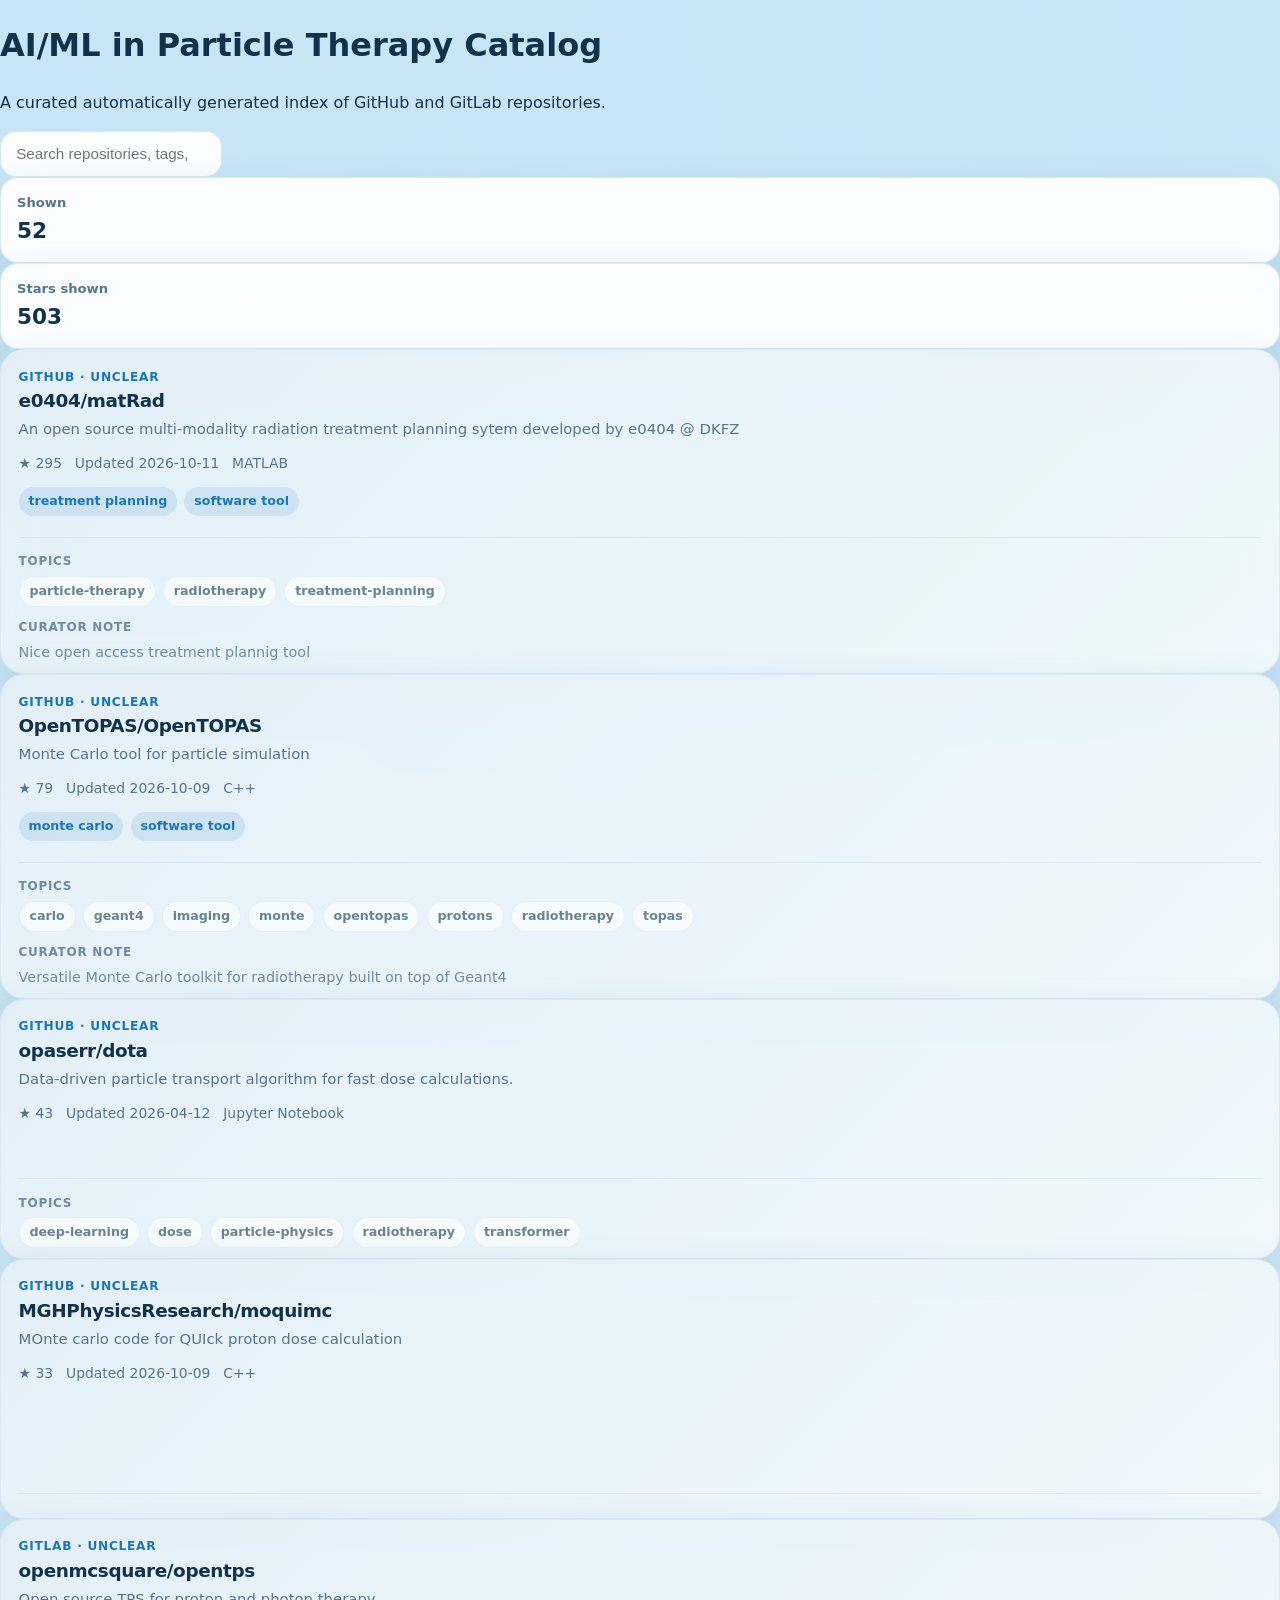
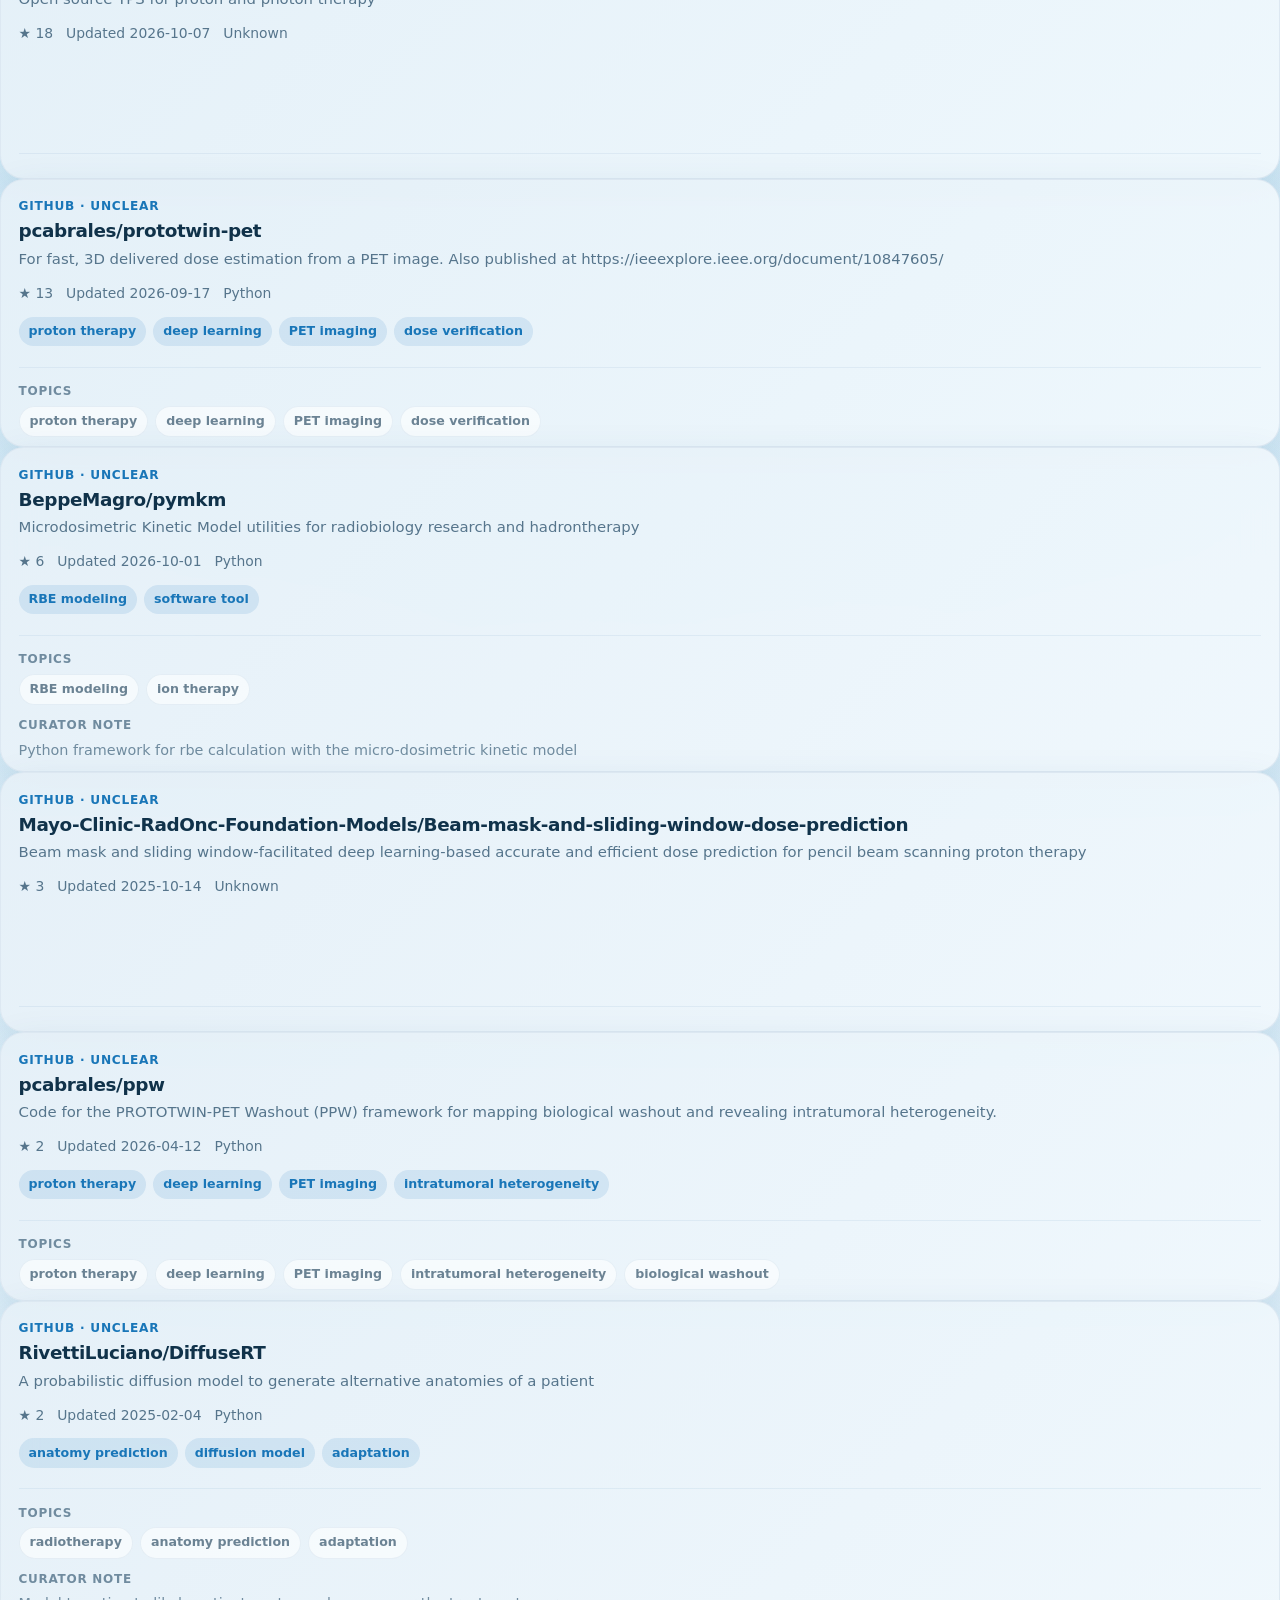
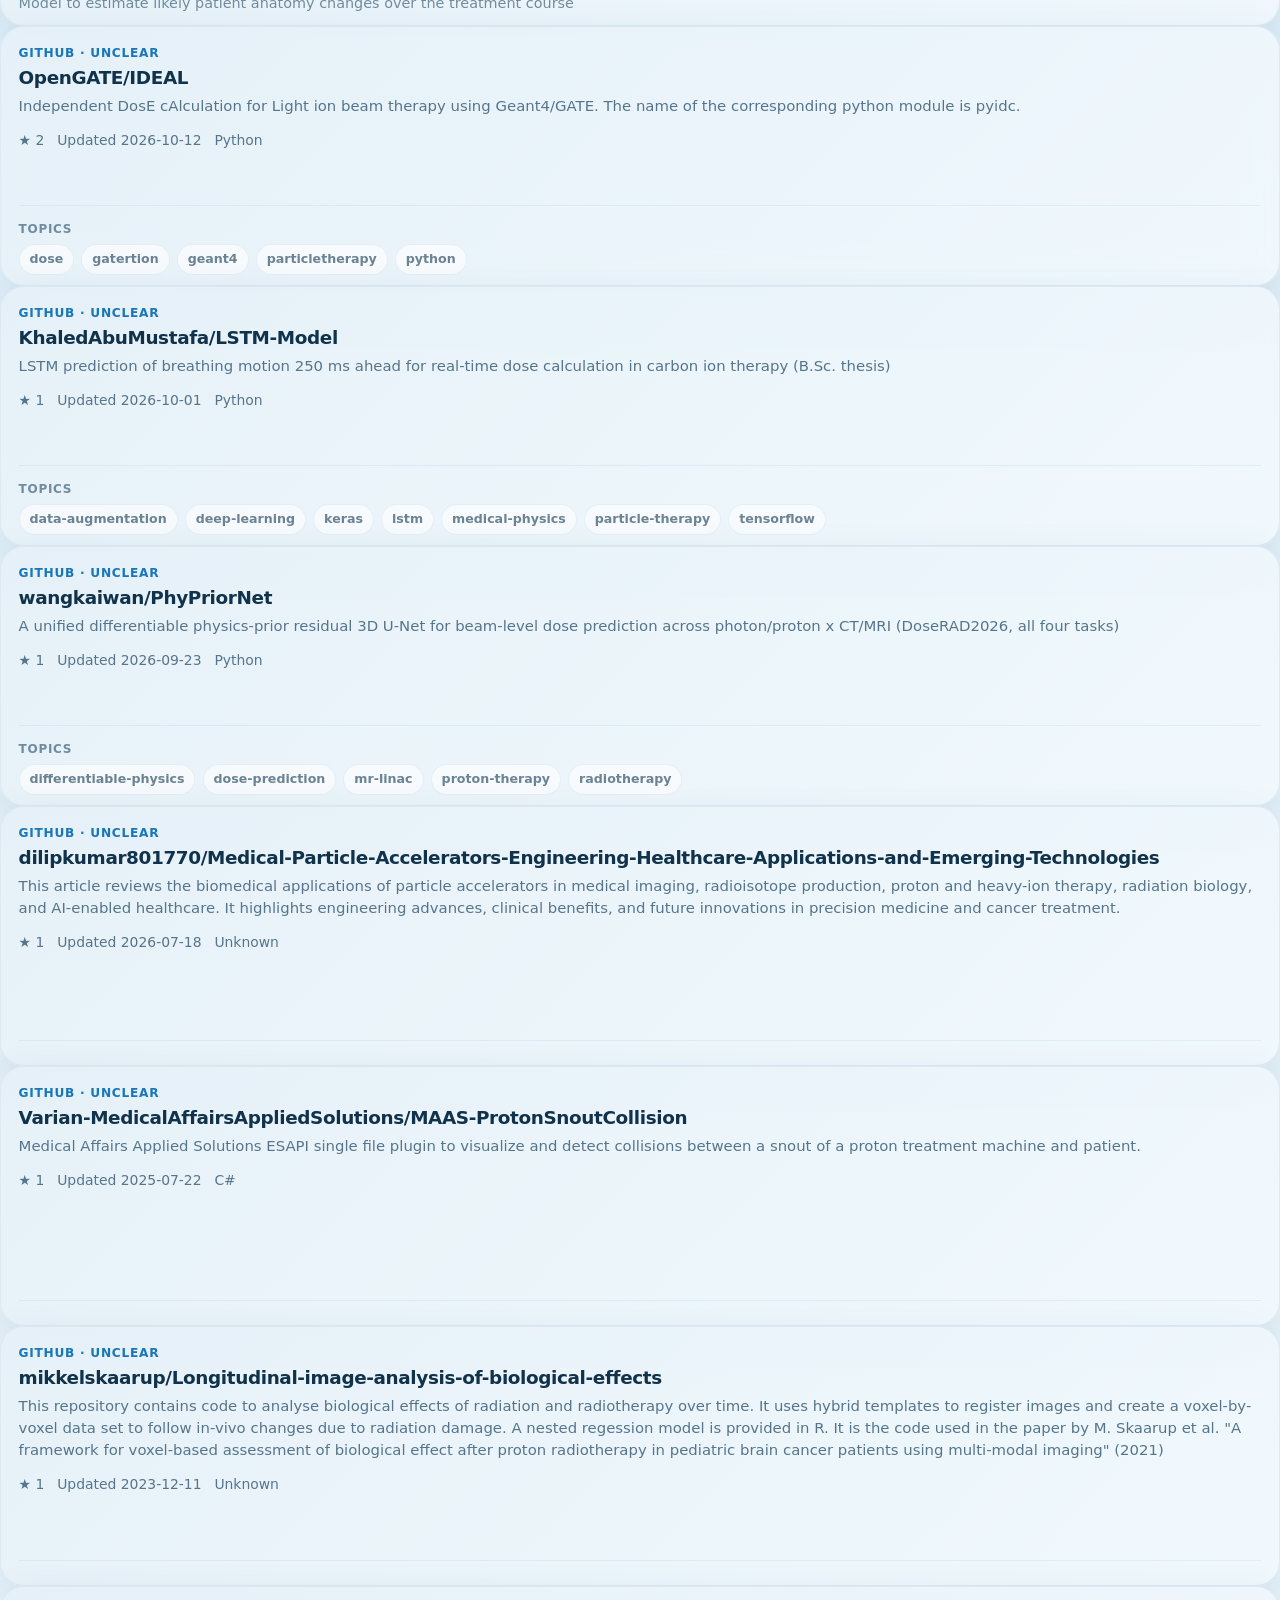
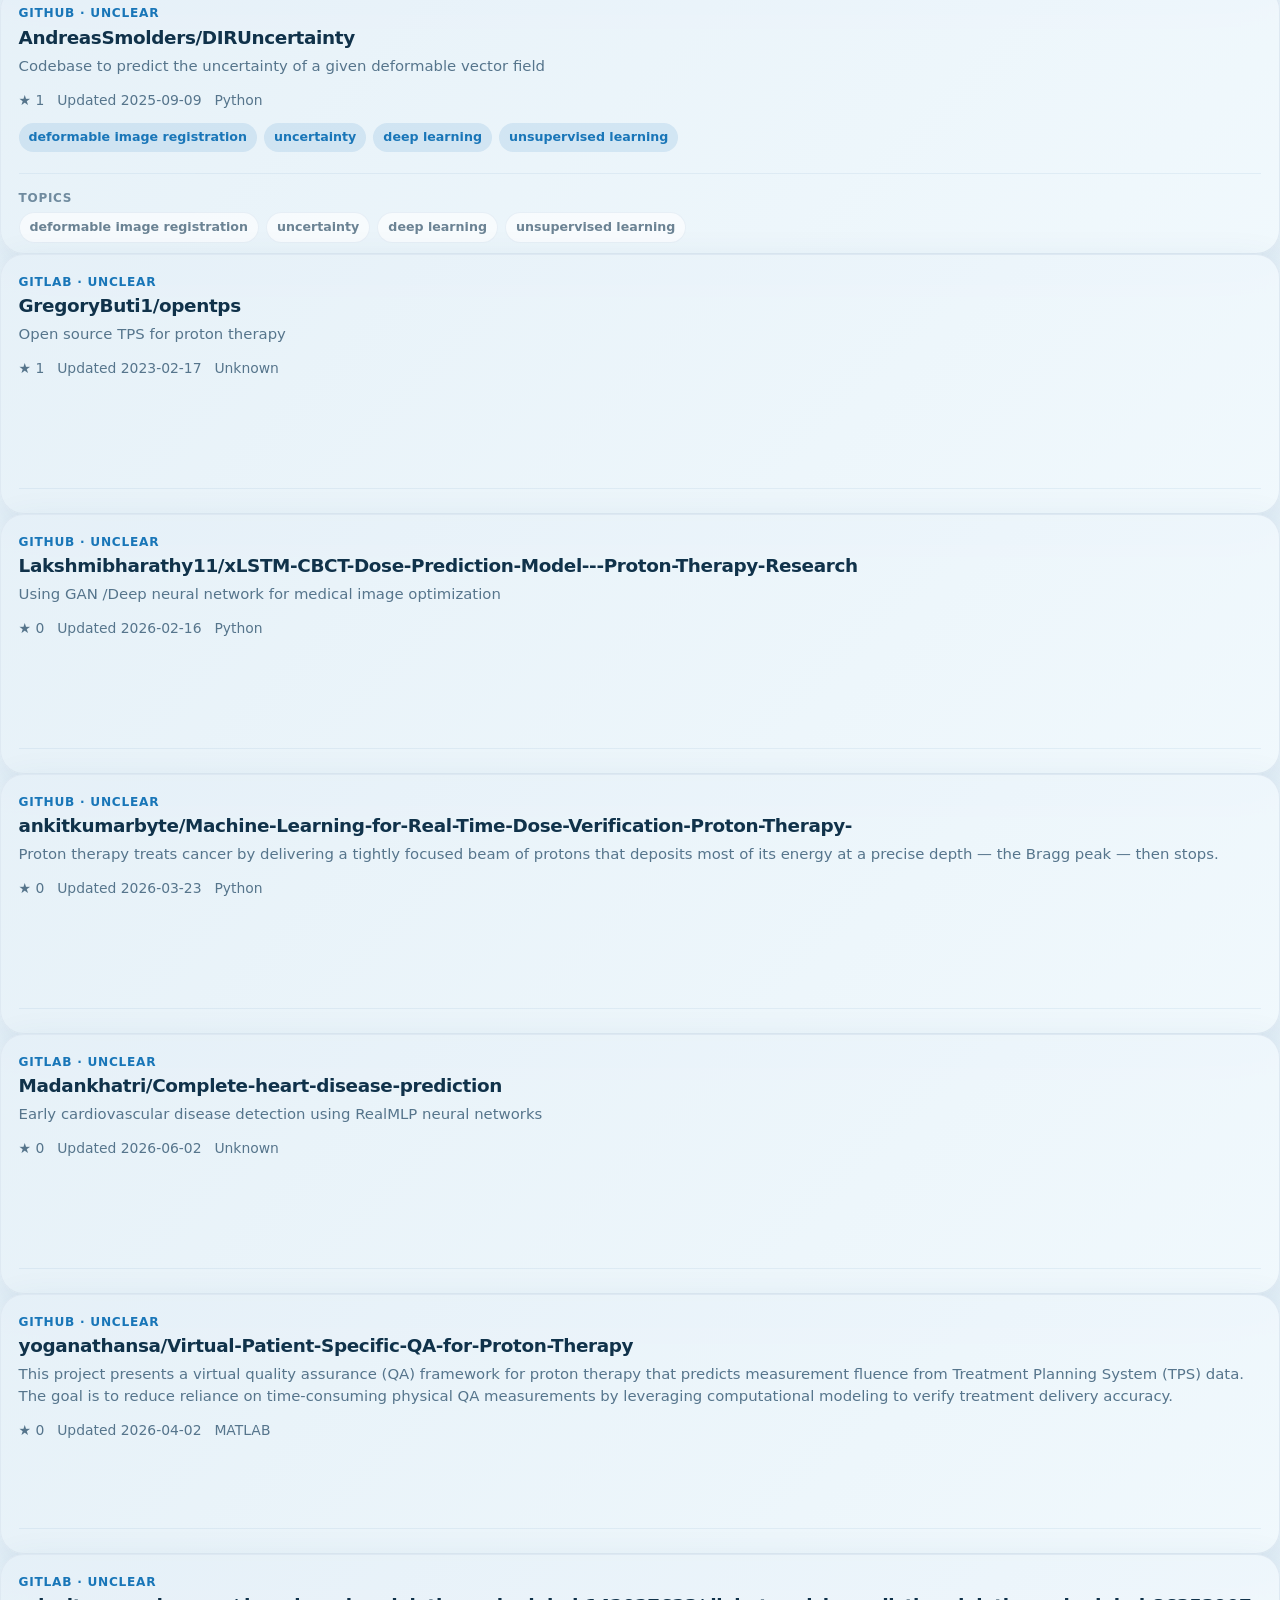
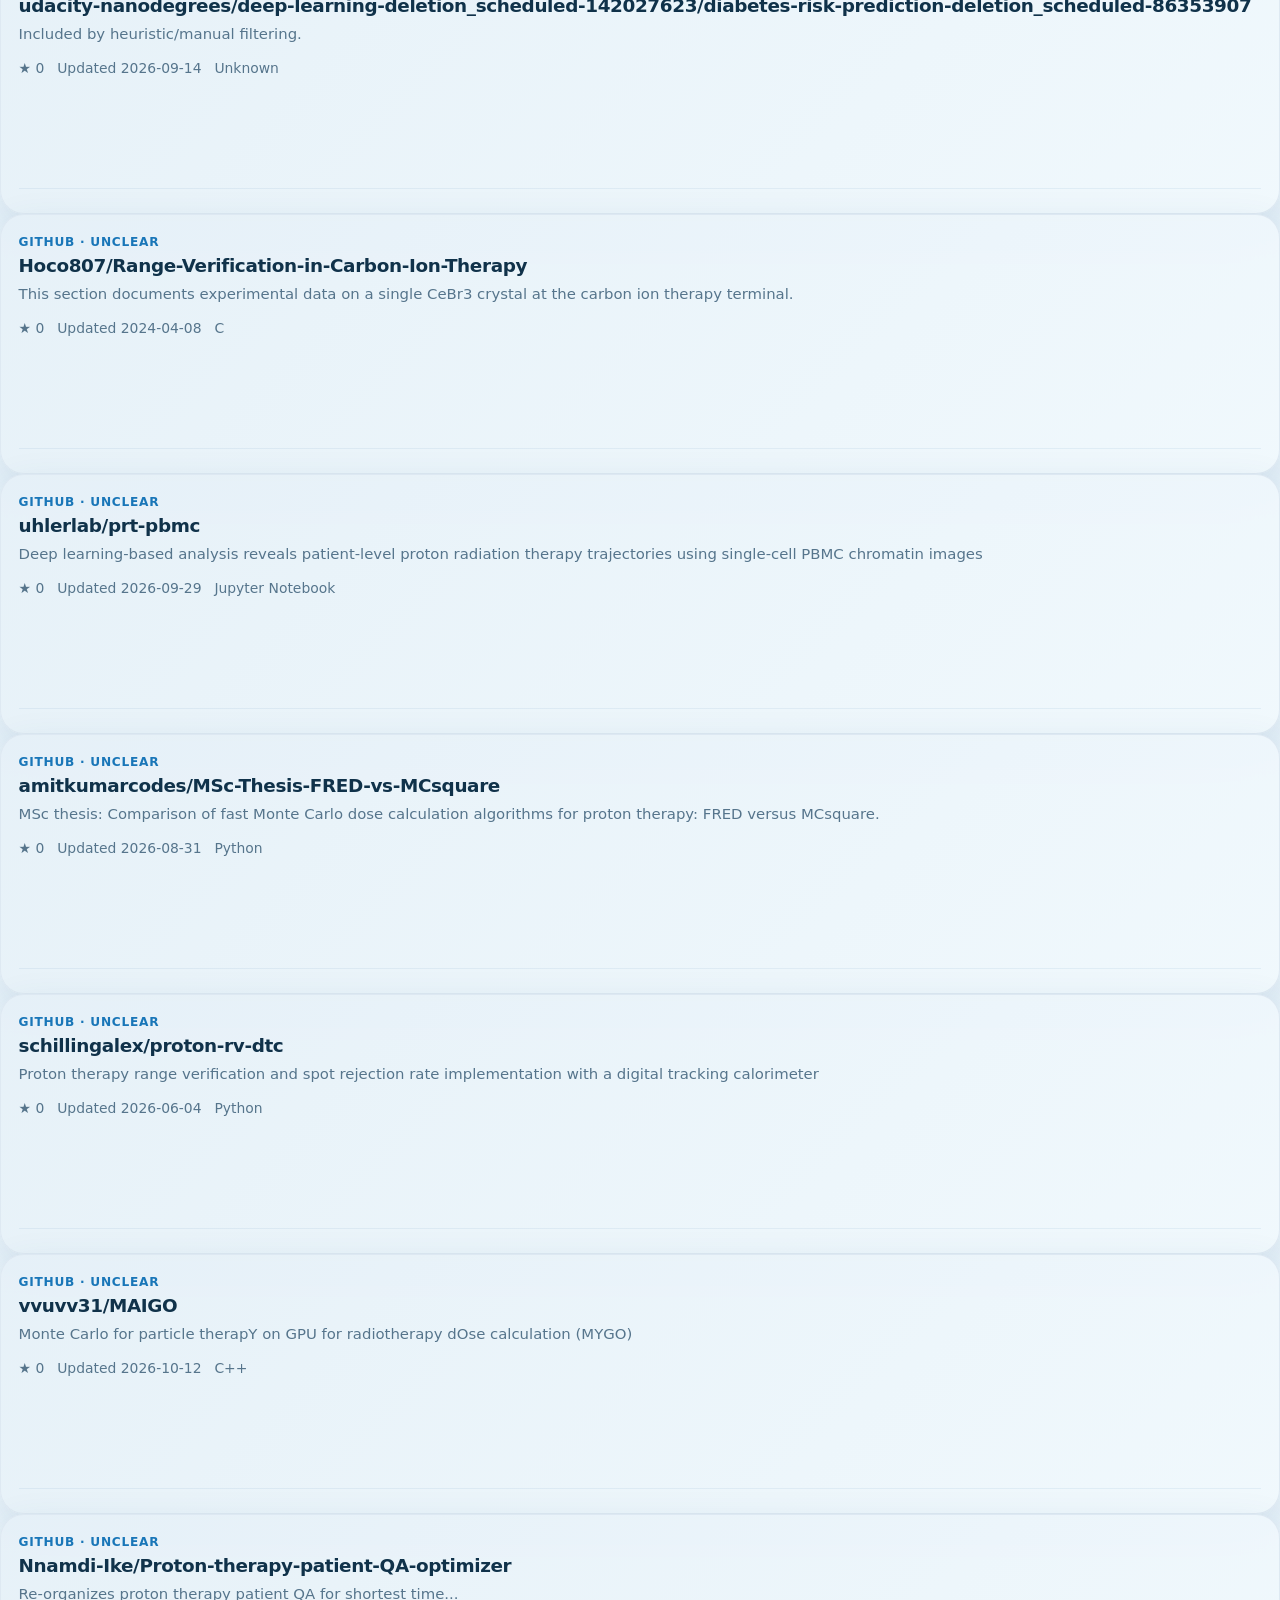
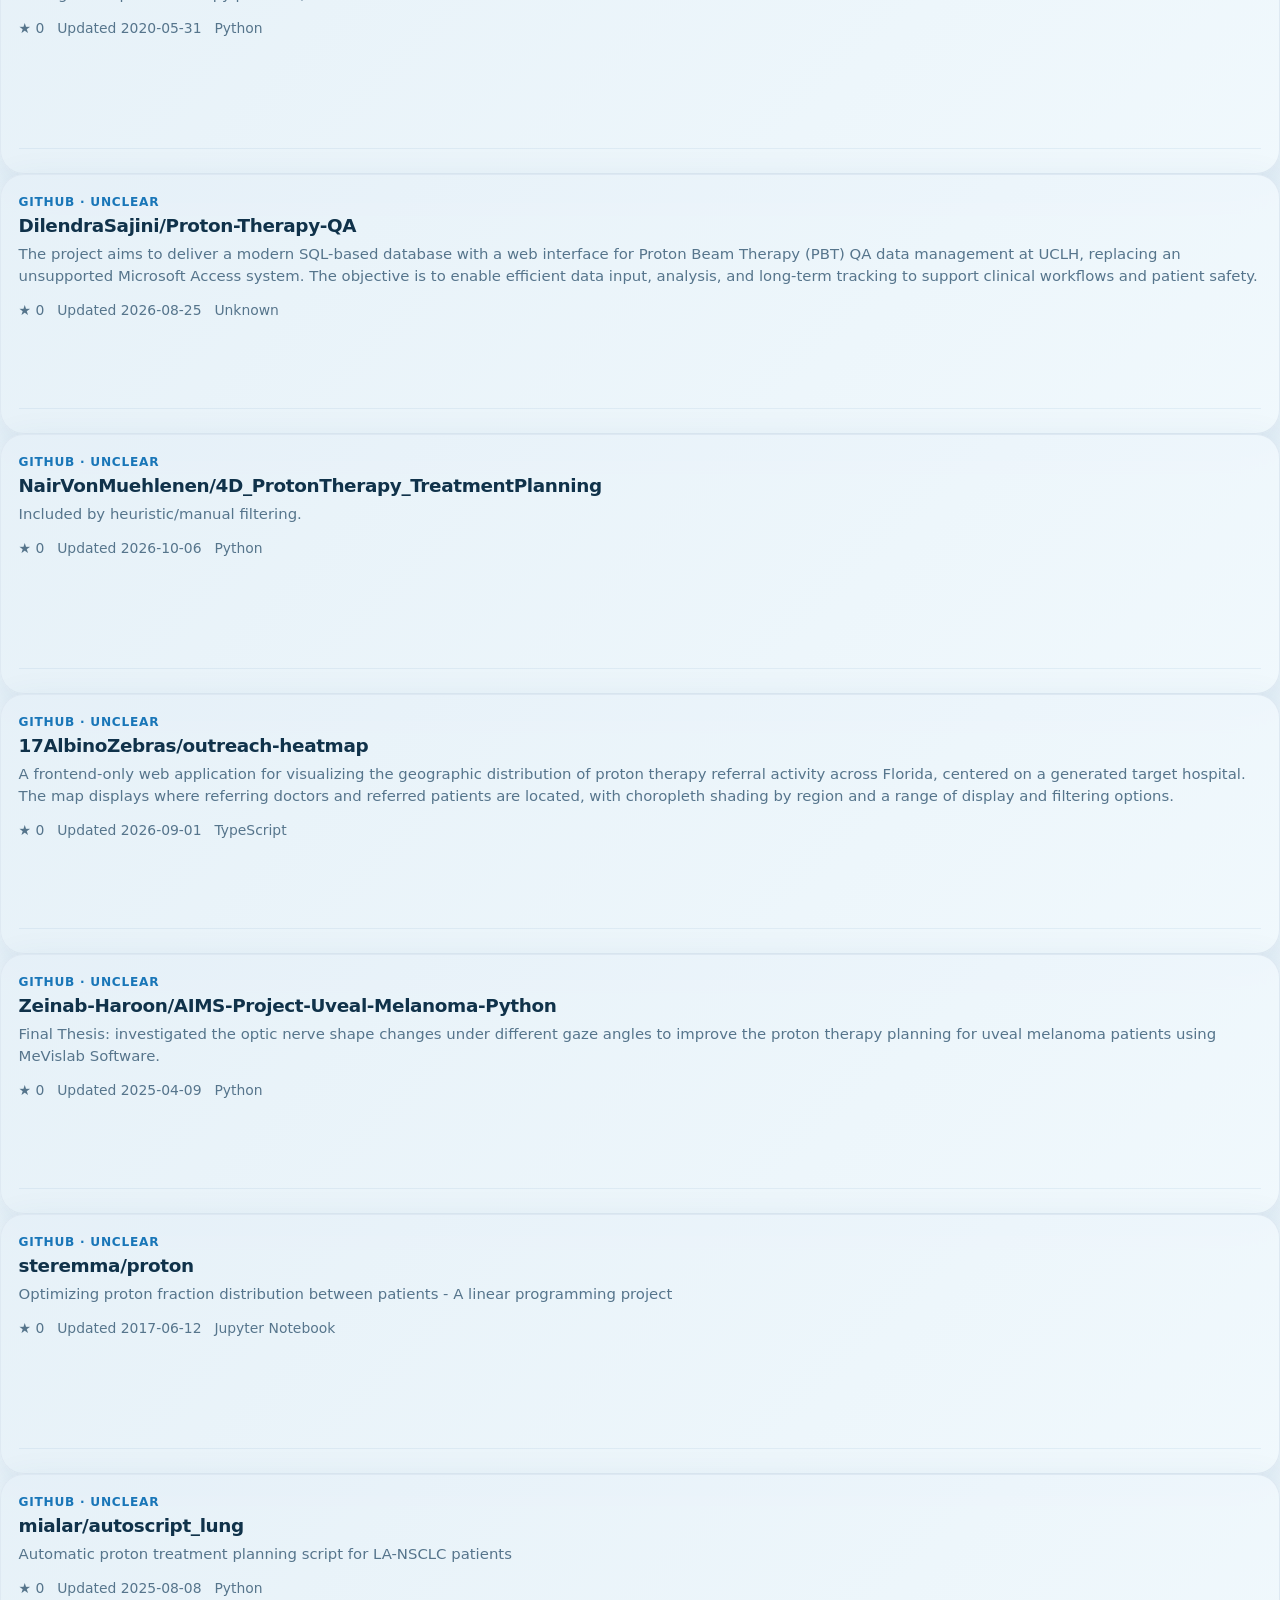
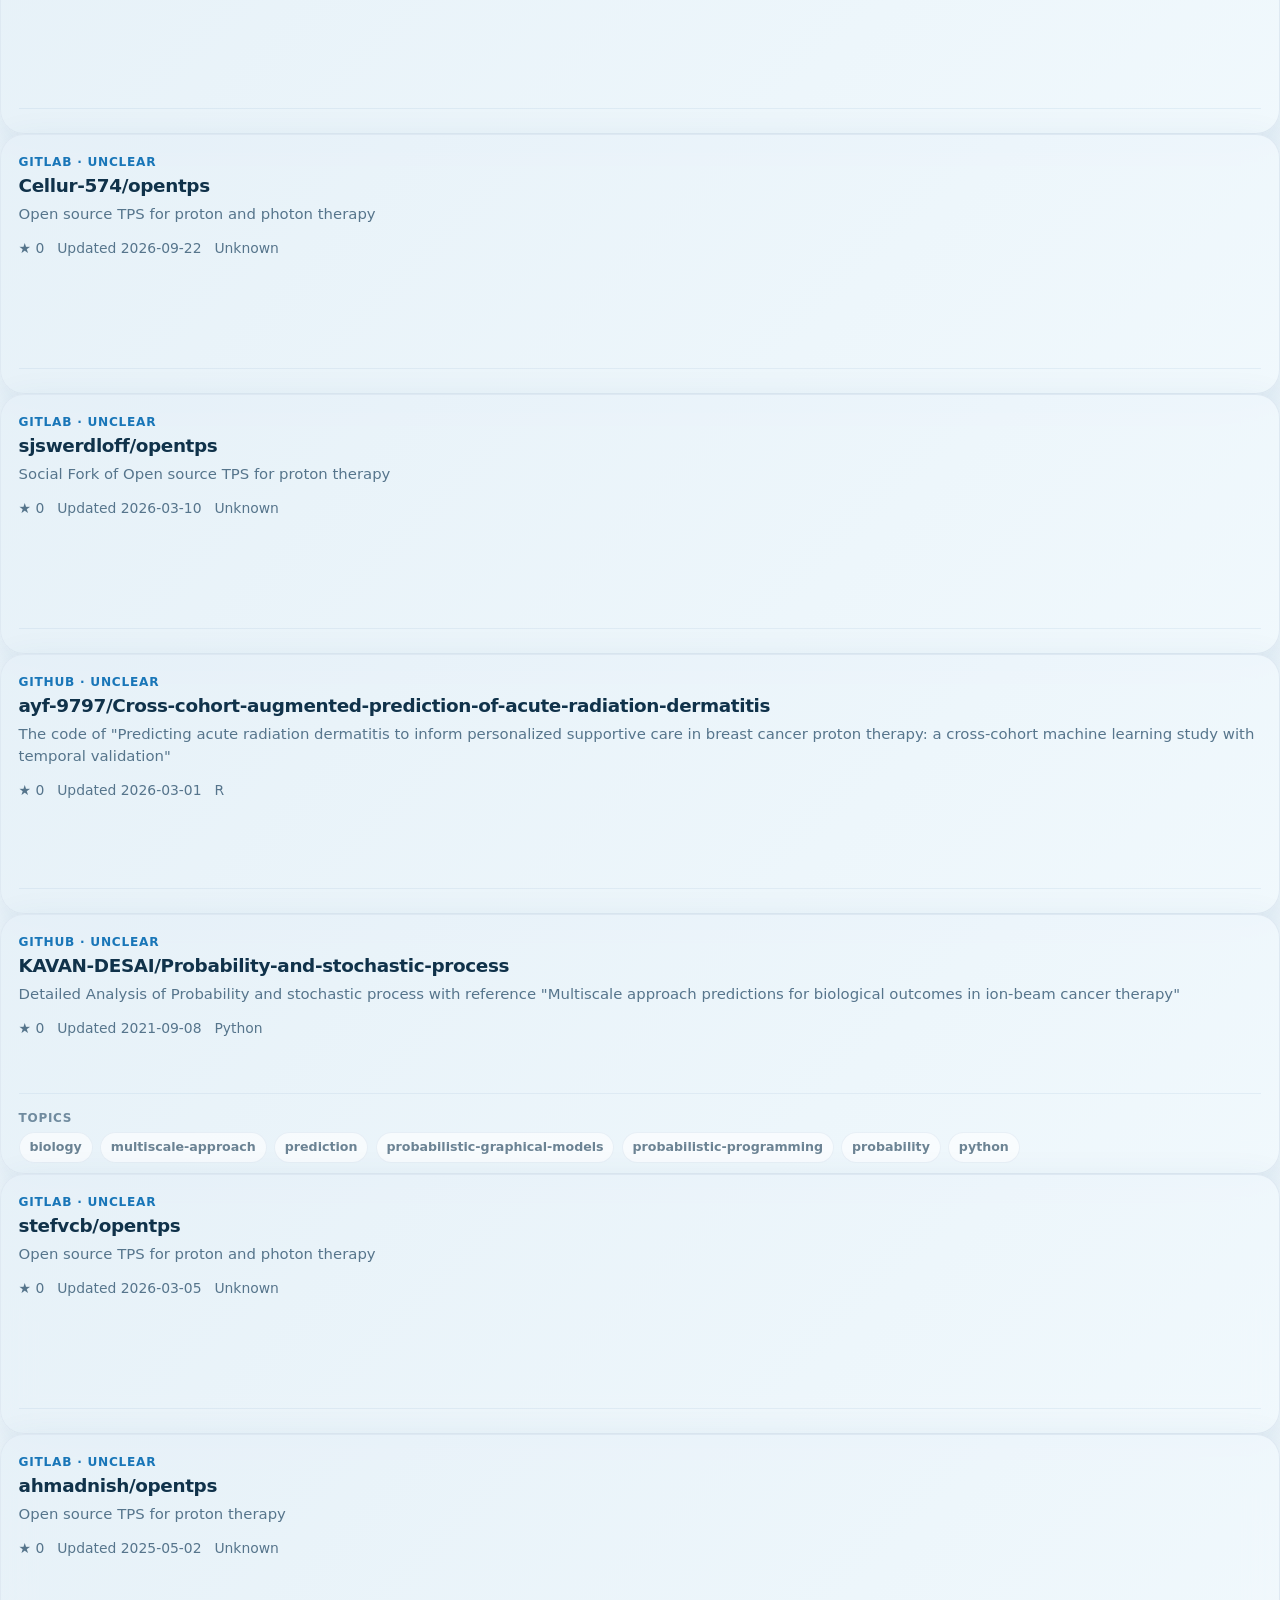
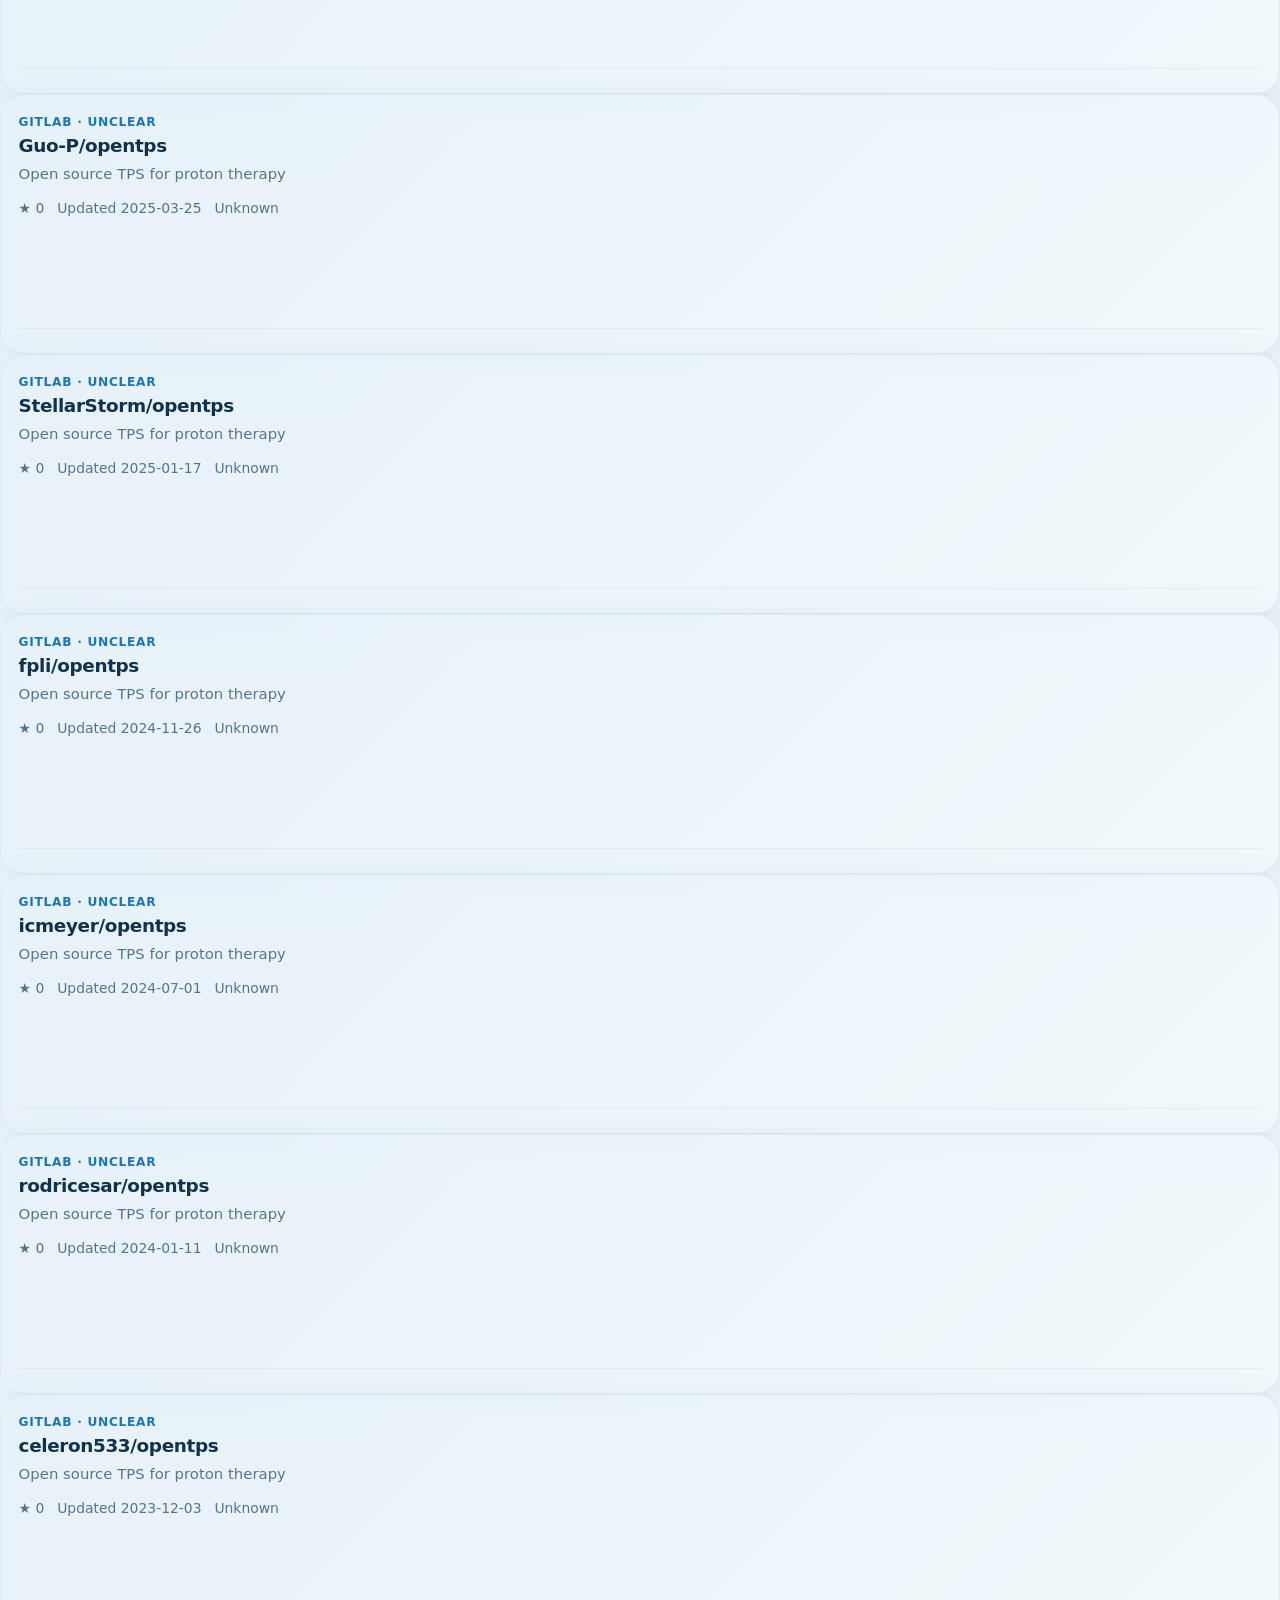
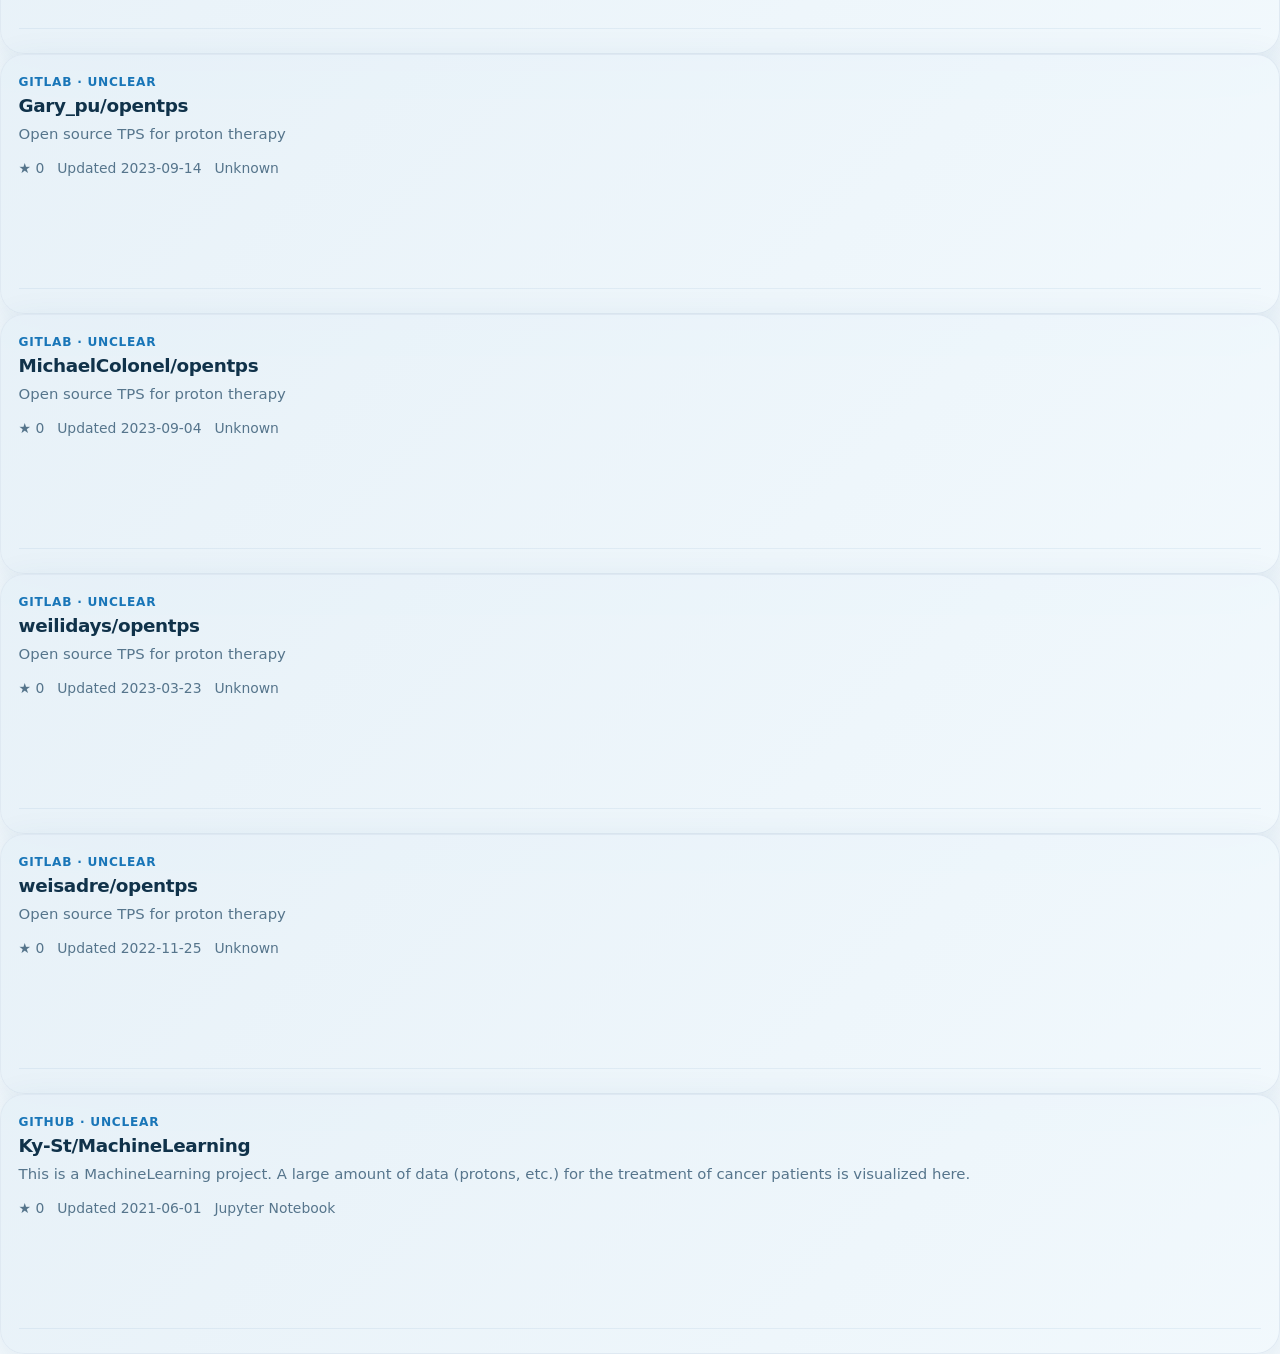
<file: site/inex.html>
<!doctype html>
<html lang="en">
<head>
  <meta charset="utf-8">
  <meta name="viewport" content="width=device-width,initial-scale=1">
  <title>AI/ML in Particle Therapy Catalog</title>
  <link rel="stylesheet" href="styles.css">
</head>
<body>
  <main class="container">
    <h1>AI/ML in Particle Therapy Catalog</h1>
    <p>A curated automatically generated index of GitHub and GitLab repositories.</p>

    <input id="search" type="search" placeholder="Search repositories, tags, categories...">

    <div id="stats"></div>
    <div id="results"></div>
  </main>

  <script src="app.js"></script>
</body>
</html>
</file>
<file: site/styles.css>
* { box-sizing: border-box; }

:root {
  --bg-0: #f3f9fd;
  --bg-1: #eaf4fb;
  --surface: rgba(255, 255, 255, 0.78);
  --surface-strong: rgba(255, 255, 255, 0.92);
  --border: rgba(80, 132, 180, 0.18);
  --text: #10324a;
  --muted: #56758c;
  --primary: #1976b8;
  --primary-2: #2f94d1;
  --shadow: 0 14px 40px rgba(19, 83, 126, 0.12);
  --shadow-strong: 0 22px 54px rgba(19, 83, 126, 0.18);
  --card-bg: linear-gradient(135deg, rgba(22, 118, 184, 0.10), rgba(121, 191, 232, 0.10));
}

html, body {
  margin: 0;
  padding: 0;
  font-family: Inter, ui-sans-serif, system-ui, -apple-system, BlinkMacSystemFont, "Segoe UI", sans-serif;
  color: var(--text);
  background:
    radial-gradient(circle at top left, rgba(151, 211, 241, 0.35), transparent 34%),
    radial-gradient(circle at top right, rgba(92, 171, 219, 0.18), transparent 26%),
    linear-gradient(180deg, var(--bg-0), var(--bg-1) 48%, #f8fcff);
}

body { line-height: 1.5; }
.page-shell { min-height: 100vh; }
.hero { padding: 3.5rem 1.25rem 1.5rem; }

.hero-inner {
  max-width: 1220px;
  margin: 0 auto;
  display: grid;
  grid-template-columns: 1.7fr 0.9fr;
  gap: 1.2rem;
  align-items: stretch;
}

.hero-copy, .hero-panel, .controls, .stat-pill, .repo-card, .empty-state, .tabs {
  backdrop-filter: blur(16px);
  -webkit-backdrop-filter: blur(16px);
}

.hero-brand {
  grid-column: 1 / -1;
  display: flex;
  align-items: center;
  gap: 1rem;
  margin-bottom: 0.35rem;
  padding: 0.25rem 0.35rem;
}

.ptcog-logo {
  height: 46px;
  width: auto;
  display: block;
  opacity: 0.95;
  transition: opacity 180ms ease, transform 180ms ease;
}

.ptcog-logo:hover { opacity: 1; transform: translateY(-1px); }

.brand-copy { display: flex; flex-direction: column; gap: 0.1rem; }
.brand-title { color: var(--text); font-size: 0.95rem; font-weight: 850; }
.brand-subtitle { color: var(--muted); font-size: 0.82rem; font-weight: 650; }

.hero-copy {
  background: linear-gradient(135deg, rgba(255,255,255,0.78), rgba(255,255,255,0.62));
  border: 1px solid var(--border);
  border-radius: 28px;
  box-shadow: var(--shadow);
  padding: 2rem 2rem 1.8rem;
}

.eyebrow {
  display: inline-block;
  margin-bottom: 0.65rem;
  padding: 0.32rem 0.7rem;
  border-radius: 999px;
  background: rgba(25, 118, 184, 0.10);
  color: var(--primary);
  font-size: 0.8rem;
  font-weight: 800;
  letter-spacing: 0.08em;
}

.hero-copy h1 {
  margin: 0;
  font-size: clamp(2.2rem, 4vw, 4rem);
  line-height: 1.02;
  letter-spacing: -0.03em;
}

.hero-text { max-width: 62ch; margin: 0.85rem 0 0; color: var(--muted); font-size: 1.02rem; }

.affiliation {
  display: block;
  margin-top: 0.85rem;
  color: var(--primary);
  font-size: 0.92rem;
  font-weight: 750;
}

.hero-actions { display: flex; gap: 0.75rem; margin-top: 1.3rem; flex-wrap: wrap; }

.submit-button {
  display: inline-flex;
  align-items: center;
  justify-content: center;
  text-decoration: none;
  border-radius: 999px;
  padding: 0.85rem 1.15rem;
  font-weight: 800;
  color: white;
  background: linear-gradient(135deg, var(--primary), var(--primary-2));
  box-shadow: 0 12px 28px rgba(25, 118, 184, 0.22);
  border: 1px solid rgba(255,255,255,0.22);
}

.hero-panel {
  background: linear-gradient(160deg, rgba(25, 118, 184, 0.93), rgba(72, 160, 213, 0.88));
  border: 1px solid rgba(255,255,255,0.16);
  border-radius: 28px;
  box-shadow: var(--shadow-strong);
  padding: 1.4rem;
  color: white;
  display: grid;
  gap: 1rem;
  align-content: center;
}

.hero-stat { border-radius: 18px; background: rgba(255,255,255,0.10); padding: 1rem 1.1rem; border: 1px solid rgba(255,255,255,0.12); }
.hero-stat-label { display: block; opacity: 0.85; font-size: 0.85rem; }
.hero-stat-value { display: block; font-size: 2rem; font-weight: 800; margin-top: 0.18rem; }

.main-content { max-width: 1220px; margin: 0 auto; padding: 0 1.25rem 3rem; }

.tabs {
  display: inline-flex;
  gap: 0.5rem;
  background: var(--surface);
  border: 1px solid var(--border);
  border-radius: 18px;
  box-shadow: var(--shadow);
  padding: 0.5rem;
  margin-bottom: 1rem;
}

.tab-button {
  border: 1px solid transparent;
  background: transparent;
  color: var(--muted);
  border-radius: 14px;
  padding: 0.7rem 1rem;
  font-weight: 700;
  cursor: pointer;
}

.tab-button.active { background: rgba(25, 118, 184, 0.12); color: var(--primary); border-color: rgba(25, 118, 184, 0.16); }

.controls {
  background: var(--surface);
  border: 1px solid var(--border);
  border-radius: 24px;
  box-shadow: var(--shadow);
  padding: 1rem;
}

.controls-grid { display: grid; grid-template-columns: 2fr 1fr 1fr 1fr 1fr; gap: 0.9rem; }
.control { display: flex; flex-direction: column; gap: 0.4rem; min-width: 0; }
.control span { font-size: 0.85rem; color: var(--muted); font-weight: 700; }

input[type="search"], select, button {
  appearance: none;
  border: 1px solid rgba(92, 151, 193, 0.22);
  background: rgba(255,255,255,0.92);
  color: var(--text);
  border-radius: 16px;
  padding: 0.85rem 0.95rem;
  font-size: 0.95rem;
}

select { max-width: 100%; }
button { cursor: pointer; font-weight: 700; color: var(--primary); }
.controls-actions { display: flex; justify-content: flex-end; margin-top: 0.9rem; }

.stats-bar { display: grid; grid-template-columns: repeat(2, minmax(0, 1fr)); gap: 0.9rem; margin: 1rem 0 1.1rem; }

.stat-pill {
  background: var(--surface-strong);
  border: 1px solid var(--border);
  border-radius: 18px;
  box-shadow: var(--shadow);
  padding: 0.95rem 1rem;
}

.stat-label { display: block; color: var(--muted); font-size: 0.82rem; font-weight: 700; }
.stat-value { display: block; font-size: 1.35rem; font-weight: 800; margin-top: 0.1rem; }

.dataset-chip-filter { margin-top: 1rem; padding-top: 0.2rem; }
.chip-filter-header { display: flex; align-items: center; justify-content: space-between; gap: 0.75rem; margin-bottom: 0.5rem; }
.chip-filter-label { font-size: 0.85rem; color: var(--muted); font-weight: 700; }
.chip-clear-button { padding: 0.45rem 0.75rem; border-radius: 999px; font-size: 0.8rem; }
.chip-container { display: flex; flex-wrap: nowrap; gap: 0.55rem; overflow-x: auto; padding: 0.2rem 0.1rem 0.4rem; scrollbar-width: thin; }

.filter-chip {
  flex: 0 0 auto;
  max-width: 280px;
  overflow: hidden;
  text-overflow: ellipsis;
  white-space: nowrap;
  padding: 0.55rem 0.85rem;
  border-radius: 999px;
  background: rgba(25, 118, 184, 0.08);
  color: var(--primary);
  border: 1px solid rgba(25, 118, 184, 0.14);
  font-size: 0.82rem;
  font-weight: 700;
}

.filter-chip.active { background: var(--primary); color: white; border-color: var(--primary); }
.hidden { display: none !important; }

.cards-grid { display: grid; grid-template-columns: repeat(auto-fill, minmax(310px, 1fr)); gap: 1rem; }

.repo-card {
  position: relative;
  display: flex;
  flex-direction: column;
  gap: 0.8rem;
  min-height: 260px;
  text-decoration: none;
  color: inherit;
  padding: 1.1rem;
  border-radius: 24px;
  border: 1px solid var(--border);
  background: var(--surface-strong);
  box-shadow: var(--shadow);
  overflow: hidden;
  transition: transform 220ms ease, box-shadow 220ms ease, border-color 220ms ease;
}

.repo-card::before { content: ""; position: absolute; inset: 0; background: var(--card-bg); z-index: 0; }
.repo-card > * { position: relative; z-index: 1; }
.repo-card:hover { transform: translateY(-6px); box-shadow: var(--shadow-strong); border-color: rgba(47, 148, 209, 0.32); }
.registry-card::before { background: linear-gradient(135deg, rgba(25, 118, 184, 0.15), rgba(105, 190, 220, 0.16)); }

.repo-kicker { color: var(--primary); font-size: 0.76rem; font-weight: 800; letter-spacing: 0.06em; text-transform: uppercase; }
.repo-title { margin: 0.28rem 0 0.35rem; font-size: 1.15rem; line-height: 1.2; letter-spacing: -0.02em; }
.repo-summary { margin: 0; color: var(--muted); font-size: 0.93rem; }

.repo-meta-row { display: flex; flex-wrap: wrap; gap: 0.8rem; color: var(--muted); font-size: 0.87rem; }
.chip-row { display: flex; flex-wrap: wrap; gap: 0.45rem; }

.chip { display: inline-flex; align-items: center; border-radius: 999px; padding: 0.32rem 0.62rem; font-size: 0.79rem; font-weight: 700; }
.chip-primary { background: rgba(25, 118, 184, 0.12); color: var(--primary); }
.chip-subtle { background: rgba(255,255,255,0.7); color: #4f6a7d; border: 1px solid rgba(80, 132, 180, 0.12); }

.hover-panel {
  margin-top: auto;
  border-top: 1px solid rgba(80, 132, 180, 0.12);
  padding-top: 0.9rem;
  opacity: 0.82;
  transform: translateY(8px);
  transition: opacity 220ms ease, transform 220ms ease;
}

.repo-card:hover .hover-panel { opacity: 1; transform: translateY(0); }
.hover-block + .hover-block { margin-top: 0.7rem; }
.hover-label { font-size: 0.75rem; font-weight: 800; text-transform: uppercase; letter-spacing: 0.06em; color: var(--muted); margin-bottom: 0.35rem; }
.hover-list { margin: 0; padding-left: 1.1rem; color: var(--muted); font-size: 0.88rem; }
.warning-list { color: #946b21; }
.hover-note { margin: 0; color: var(--muted); font-size: 0.9rem; }

.empty-state {
  grid-column: 1 / -1;
  background: var(--surface-strong);
  border: 1px solid var(--border);
  border-radius: 24px;
  padding: 1.6rem;
  text-align: center;
  box-shadow: var(--shadow);
}

@media (max-width: 980px) {
  .hero-inner { grid-template-columns: 1fr; }
  .controls-grid { grid-template-columns: 1fr 1fr; }
  .stats-bar { grid-template-columns: 1fr; }
}

@media (max-width: 640px) {
  .hero { padding-top: 1.5rem; }
  .hero-copy, .hero-panel, .controls, .tabs { border-radius: 20px; }
  .hero-brand { align-items: flex-start; }
  .ptcog-logo { height: 38px; }
  .controls-grid { grid-template-columns: 1fr; }
  .cards-grid { grid-template-columns: 1fr; }
  .filter-chip { max-width: 220px; }
}
</file>
